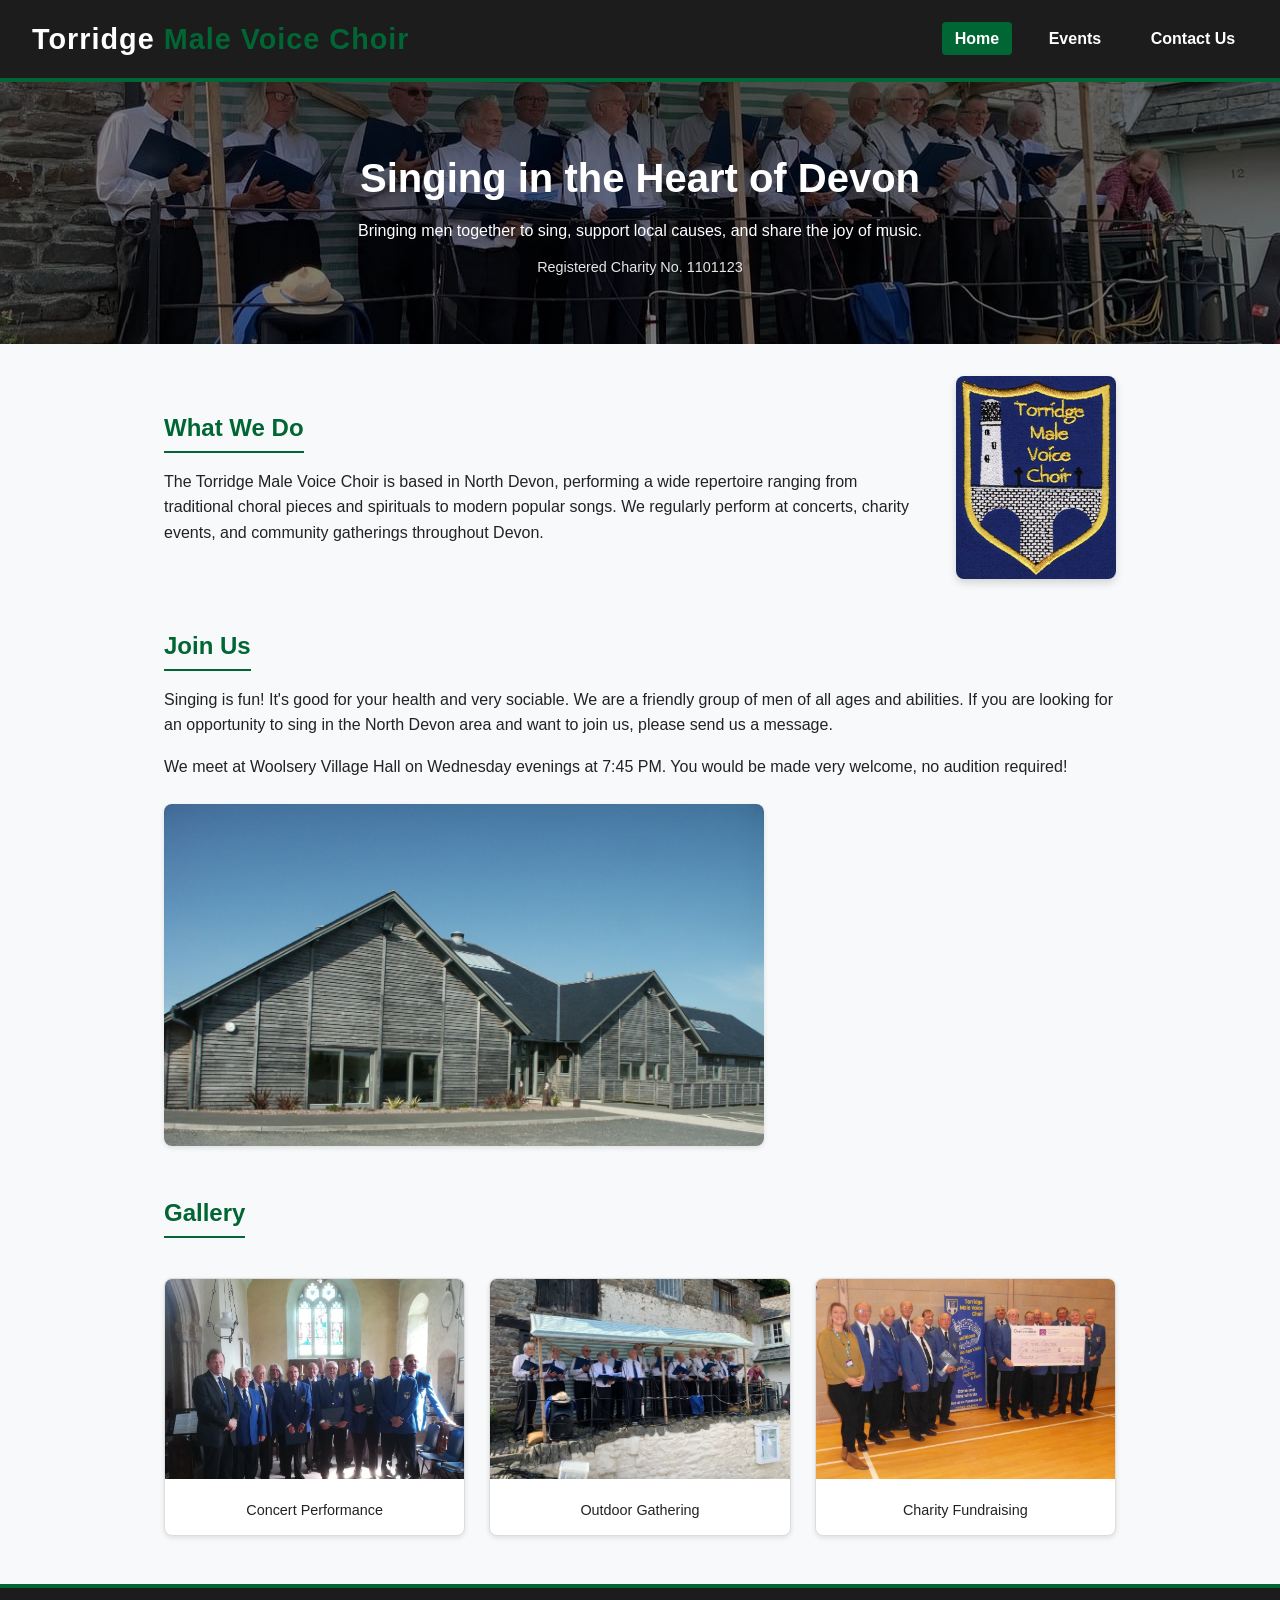
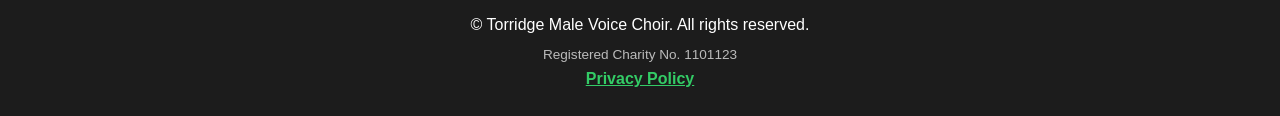
<file: index.html>
<!DOCTYPE html>
<html lang="en">
<head>
  <meta charset="UTF-8">
  <meta name="viewport" content="width=device-width, initial-scale=1.0">
  <title>Torridge Male Voice Choir</title>
  <link rel="stylesheet" href="styles.css">
</head>
<body>

  <header>
    <div class="logo-container">
      <h1>Torridge <span>Male Voice Choir</span></h1>
    </div>
    <nav>
      <ul>
        <li><a href="index.html" class="active">Home</a></li>
        <li><a href="events.html">Events</a></li>
        <li><a href="contact.html">Contact Us</a></li>
      </ul>
    </nav>
  </header>

  <!-- Hero Section with Background Banner Image -->
  <section class="hero" style="background: linear-gradient(rgba(0, 0, 0, 0.5), rgba(0, 0, 0, 0.5)), url('images/outside.jpg') center/cover no-repeat;">
    <h2>Singing in the Heart of Devon</h2>
    <p>Bringing men together to sing, support local causes, and share the joy of music.</p>
    <p style="font-size: 0.9rem; margin-top: 0.8rem; opacity: 0.9;">Registered Charity No. 1101123</p>
  </section>

  <main class="container">
    <section class="what-we-do-container">
      <div class="what-we-do-text">
        <h2 class="section-title">What We Do</h2>
        <p>The Torridge Male Voice Choir is based in North Devon, performing a wide repertoire ranging from traditional choral pieces and spirituals to modern popular songs. We regularly perform at concerts, charity events, and community gatherings throughout Devon.</p>
      </div>
      <img src="images/badge.avif" alt="Torridge Male Voice Choir Badge" class="badge-img">
    </section>

    <section style="margin-top: 3rem;">
      <h2 class="section-title">Join Us</h2>
      <p>Singing is fun! It's good for your health and very sociable. We are a friendly group of men of all ages and abilities. If you are looking for an opportunity to sing in the North Devon area and want to join us, please send us a message.</p>
      <p style="margin-top: 1rem;">We meet at Woolsery Village Hall on Wednesday evenings at 7:45 PM. You would be made very welcome, no audition required!</p>
      
      <!-- Added Woolsery Village Hall Image -->
      <div class="join-us-image-container">
        <img src="images/Woolsery-Village-Hall.jpg" alt="Woolsery Village Hall" class="join-us-img">
      </div>
    </section>

    <section style="margin-top: 3rem;">
      <h2 class="section-title">Gallery</h2>
      <div class="photo-grid">
        <div class="photo-card">
          <img src="images/church.jpg" alt="Choir performing in church">
          <p>Concert Performance</p>
        </div>
        <div class="photo-card">
          <img src="images/outside.jpg" alt="Choir outdoors">
          <p>Outdoor Gathering</p>
        </div>
        <div class="photo-card">
          <img src="images/ChequePresentation.jpg" alt="Charity cheque presentation">
          <p>Charity Fundraising</p>
        </div>
      </div>
    </section>
  </main>

  <footer>
    <p>&copy; Torridge Male Voice Choir. All rights reserved.</p>
    <p style="font-size: 0.85rem; margin-top: 0.4rem; color: #bbb;">Registered Charity No. 1101123</p>
       <a href="privacy.html">Privacy Policy</a>
  </footer>

</body>
</html>
</file>
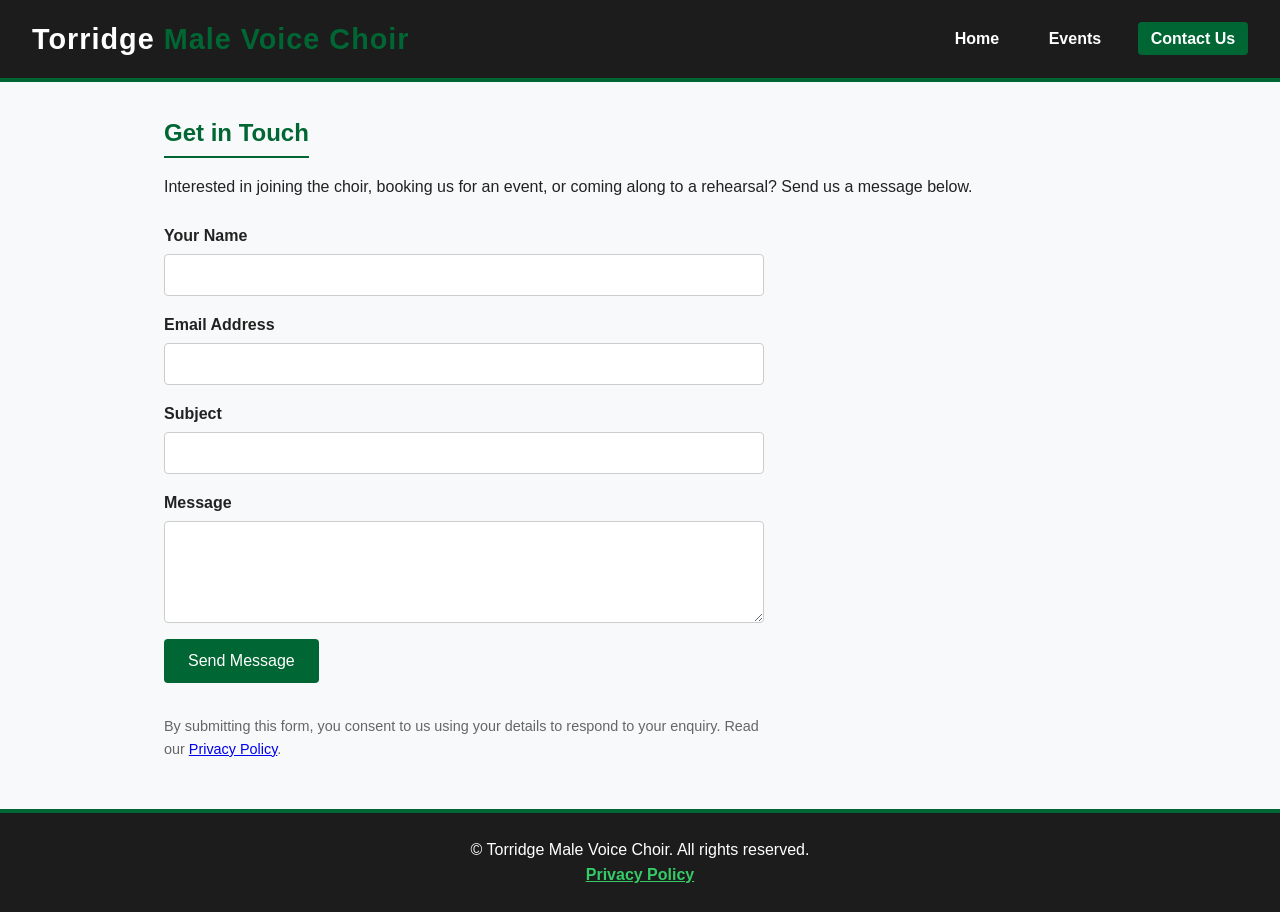
<file: contact.html>
<!DOCTYPE html>
<html lang="en">
<head>
  <meta charset="UTF-8">
  <meta name="viewport" content="width=device-width, initial-scale=1.0">
  <title>Contact - Torridge Male Voice Choir</title>
  <link rel="stylesheet" href="styles.css">
</head>
<body>

  <header>
    <div class="logo-container">
      <h1>Torridge <span>Male Voice Choir</span></h1>
    </div>
    <nav>
      <ul>
        <li><a href="index.html">Home</a></li>
        <li><a href="events.html">Events</a></li>
        <li><a href="contact.html" class="active">Contact Us</a></li>
      </ul>
    </nav>
  </header>

  <main class="container">
    <h2 class="section-title">Get in Touch</h2>
    <p style="margin-bottom: 1.5rem;">Interested in joining the choir, booking us for an event, or coming along to a rehearsal? Send us a message below.</p>

    <form class="contact-form">
      <div class="form-group">
        <label for="name">Your Name</label>
        <input type="text" id="name" name="name" required>
      </div>
      
      <div class="form-group">
        <label for="email">Email Address</label>
        <input type="email" id="email" name="email" required>
      </div>

      <div class="form-group">
        <label for="subject">Subject</label>
        <input type="text" id="subject" name="subject">
      </div>

      <div class="form-group">
        <label for="message">Message</label>
        <textarea id="message" name="message" rows="5" required></textarea>
      </div>

      <button type="submit" class="btn">Send Message</button>
      <p style="margin-top: 1rem; font-size: 0.9rem; color: #666;">
  By submitting this form, you consent to us using your details to respond to your enquiry. Read our <a href="privacy.html">Privacy Policy</a>.
</p>
    </form>
  </main>

  <footer>
    <p>&copy; Torridge Male Voice Choir. All rights reserved.</p>
    <a href="privacy.html">Privacy Policy</a>
  </footer>

</body>
</html>
</file>
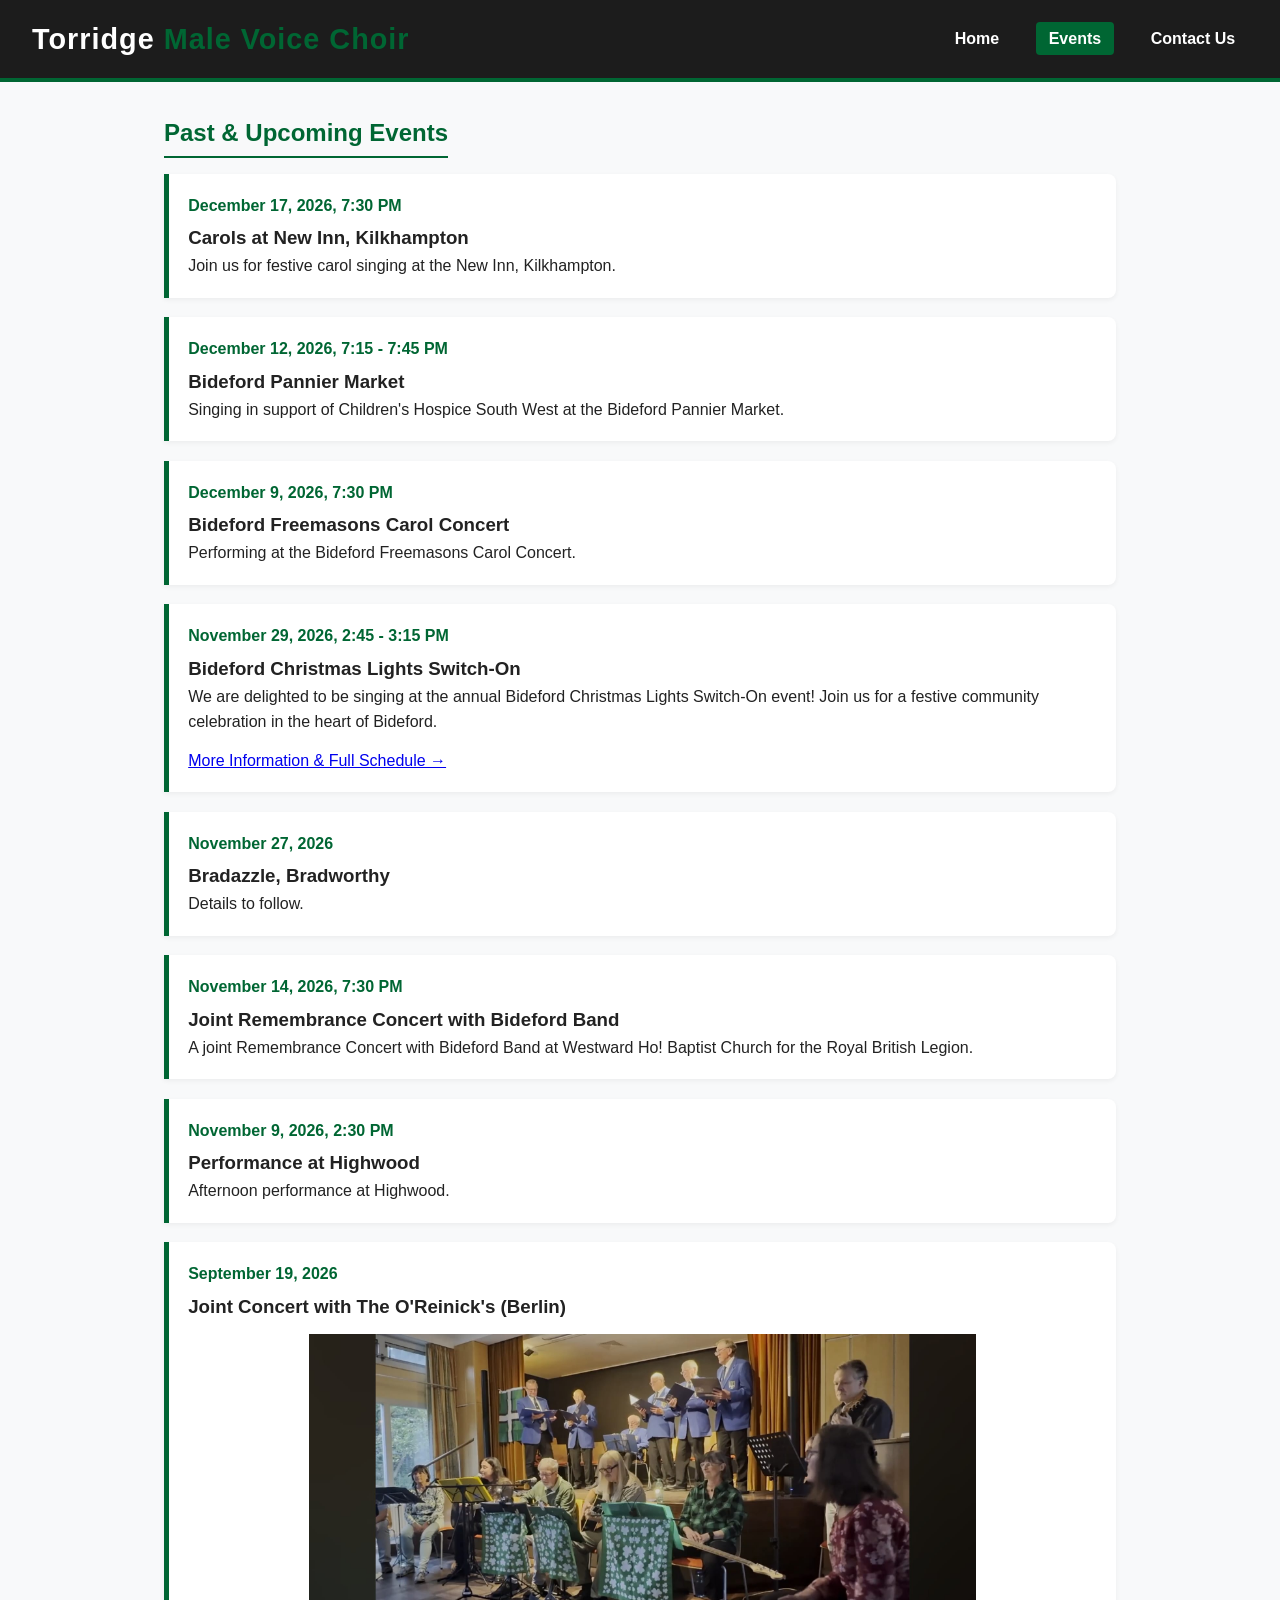
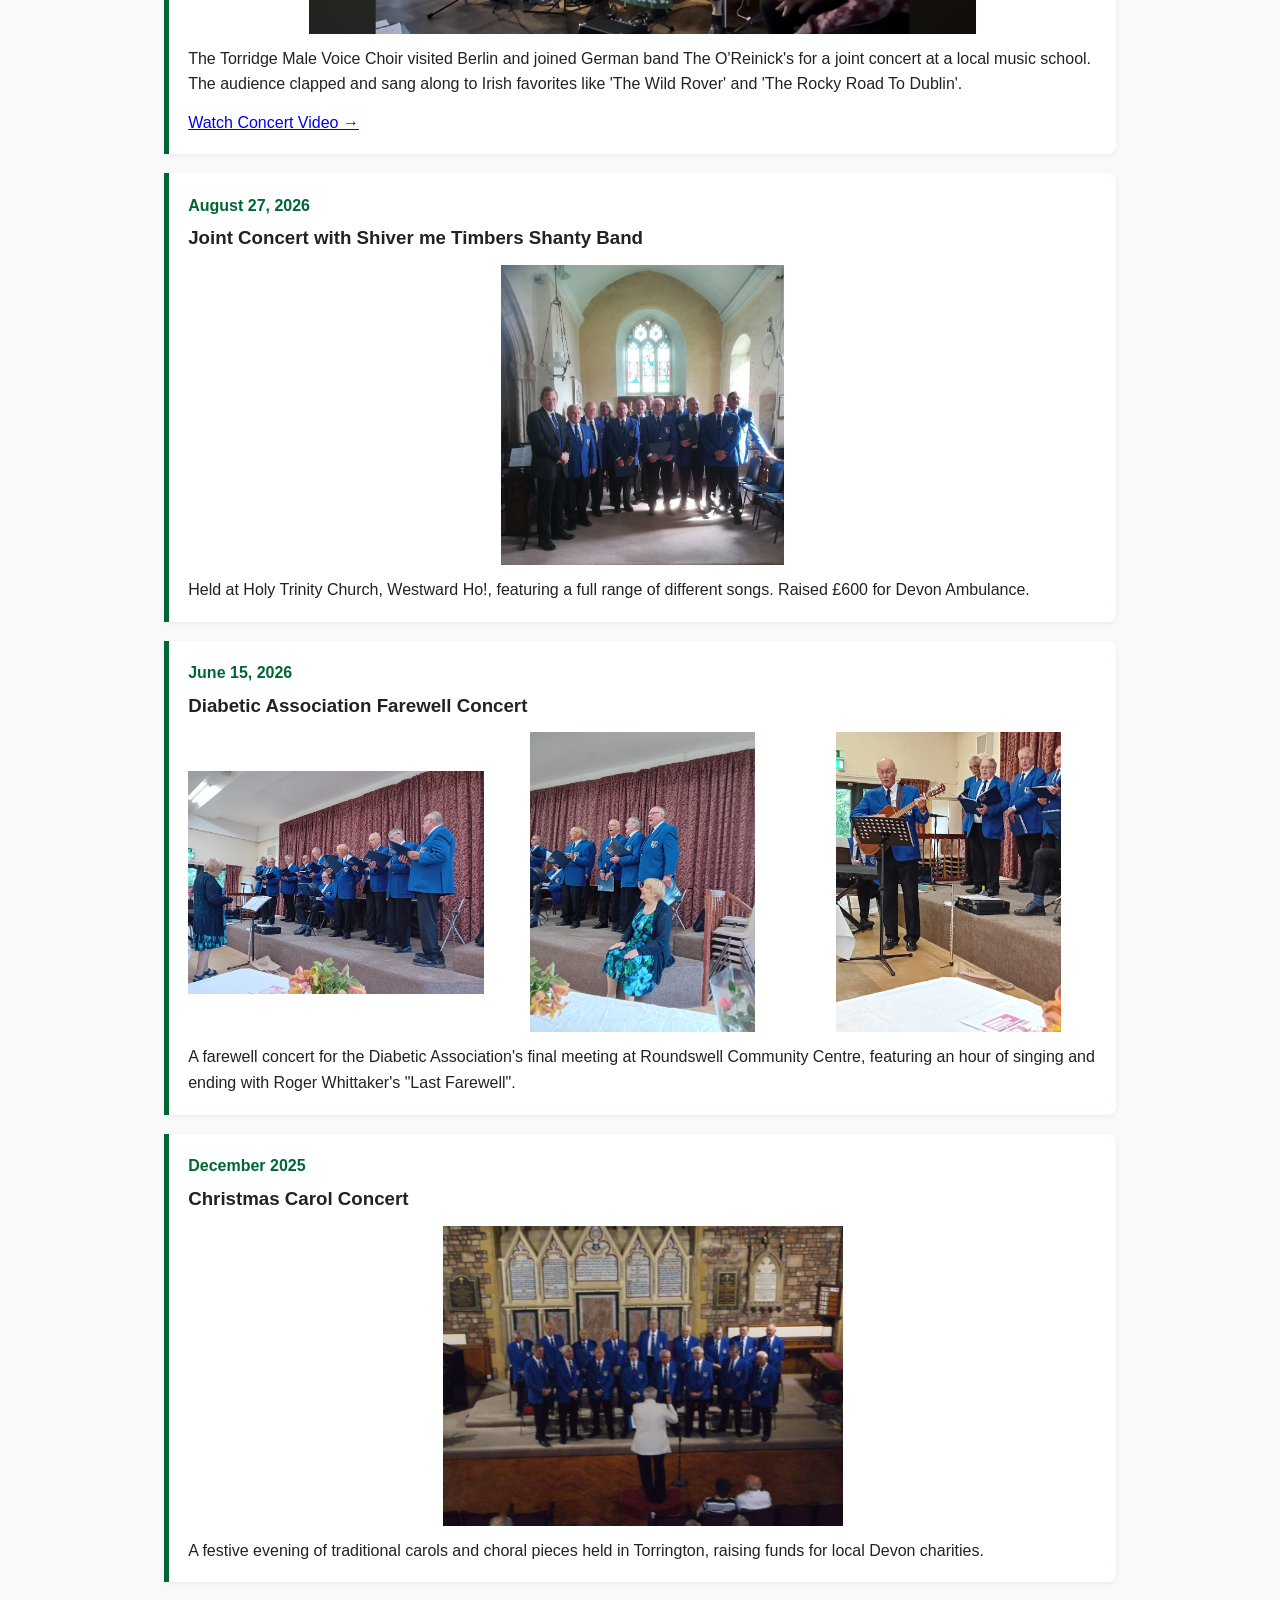
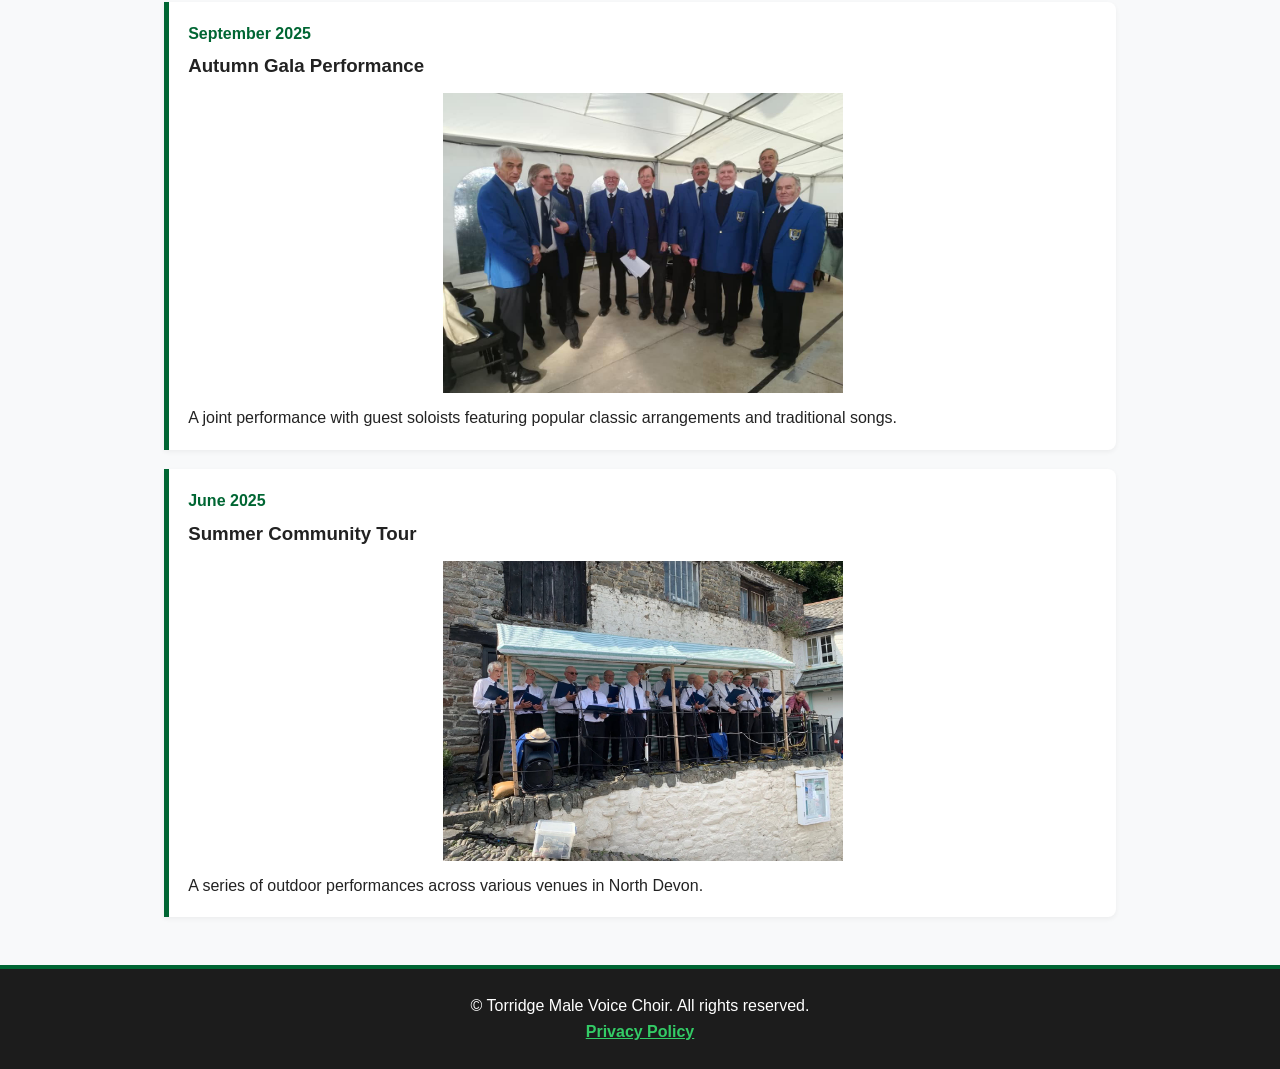
<file: events.html>
<!DOCTYPE html>
<html lang="en">
<head>
  <meta charset="UTF-8">
  <meta name="viewport" content="width=device-width, initial-scale=1.0">
  <title>Events - Torridge Male Voice Choir</title>
  <link rel="stylesheet" href="styles.css">
</head>
<body>

  <header>
    <div class="logo-container">
      <h1>Torridge <span>Male Voice Choir</span></h1>
    </div>
    <nav>
      <ul>
        <li><a href="index.html">Home</a></li>
        <li><a href="events.html" class="active">Events</a></li>
        <li><a href="contact.html">Contact Us</a></li>
      </ul>
    </nav>
  </header>

  <main class="container">
    <h2 class="section-title">Past & Upcoming Events</h2>

    <!-- November & December 2026 Upcoming Events -->
    <div class="event-card">
      <div class="event-date">December 17, 2026, 7:30 PM</div>
      <h3>Carols at New Inn, Kilkhampton</h3>
      <p>Join us for festive carol singing at the New Inn, Kilkhampton.</p>
    </div>

    <div class="event-card">
      <div class="event-date">December 12, 2026, 7:15 - 7:45 PM</div>
      <h3>Bideford Pannier Market</h3>
      <p>Singing in support of Children's Hospice South West at the Bideford Pannier Market.</p>
    </div>

    <div class="event-card">
      <div class="event-date">December 9, 2026, 7:30 PM</div>
      <h3>Bideford Freemasons Carol Concert</h3>
      <p>Performing at the Bideford Freemasons Carol Concert.</p>
    </div>

    <div class="event-card">
      <div class="event-date">November 29, 2026, 2:45 - 3:15 PM</div>
      <h3>Bideford Christmas Lights Switch-On</h3>
      <p>We are delighted to be singing at the annual Bideford Christmas Lights Switch-On event! Join us for a festive community celebration in the heart of Bideford.</p>
      <p style="margin-top: 0.8rem;"><a href="https://www.bideford-tc.gov.uk/bideford-christmas-lights-switch-on-2026/" target="_blank" rel="noopener noreferrer">More Information & Full Schedule &rarr;</a></p>
    </div>

    <div class="event-card">
      <div class="event-date">November 27, 2026</div>
      <h3>Bradazzle, Bradworthy</h3>
      <p>Details to follow.</p>
    </div>

    <div class="event-card">
      <div class="event-date">November 14, 2026, 7:30 PM</div>
      <h3>Joint Remembrance Concert with Bideford Band</h3>
      <p>A joint Remembrance Concert with Bideford Band at Westward Ho! Baptist Church for the Royal British Legion.</p>
    </div>

    <div class="event-card">
      <div class="event-date">November 9, 2026, 2:30 PM</div>
      <h3>Performance at Highwood</h3>
      <p>Afternoon performance at Highwood.</p>
    </div>

    <!-- September 19, 2026 -->
    <div class="event-card">
      <div class="event-date">September 19, 2026</div>
      <h3>Joint Concert with The O'Reinick's (Berlin)</h3>
      <div class="event-gallery">
        <img src="images/Berlin2026.jpg" alt="Choir in Berlin">
      </div>
      <p>The Torridge Male Voice Choir visited Berlin and joined German band The O'Reinick's for a joint concert at a local music school. The audience clapped and sang along to Irish favorites like 'The Wild Rover' and 'The Rocky Road To Dublin'.</p>
      <p style="margin-top: 0.8rem;"><a href="https://www.youtube.com/watch?v=FxFwqDwprnk&t=274s" target="_blank" rel="noopener noreferrer">Watch Concert Video &rarr;</a></p>
    </div>

    <!-- August 27, 2026 -->
    <div class="event-card">
      <div class="event-date">August 27, 2026</div>
      <h3>Joint Concert with Shiver me Timbers Shanty Band</h3>
      <div class="event-gallery">
        <img src="images/church.jpg" alt="Holy Trinity Church performance">
      </div>
      <p>Held at Holy Trinity Church, Westward Ho!, featuring a full range of different songs. Raised £600 for Devon Ambulance.</p>
    </div>

    <!-- June 15, 2026 -->
    <div class="event-card">
      <div class="event-date">June 15, 2026</div>
      <h3>Diabetic Association Farewell Concert</h3>
      <div class="event-gallery">
        <img src="images/Diabetic_Farewell1.jpg" alt="Diabetic Association Farewell concert photo 1">
        <img src="images/Diabetic_Farewell2.jpg" alt="Diabetic Association Farewell concert photo 2">
        <img src="images/Diabetic_Farewell3.jpg" alt="Diabetic Association Farewell concert photo 3">
      </div>
      <p>A farewell concert for the Diabetic Association's final meeting at Roundswell Community Centre, featuring an hour of singing and ending with Roger Whittaker's "Last Farewell".</p>
    </div>

    <!-- December 2025 -->
    <div class="event-card">
      <div class="event-date">December 2025</div>
      <h3>Christmas Carol Concert</h3>
      <div class="event-gallery">
        <img src="images/church2.jpg" alt="Carol singing inside church">
      </div>
      <p>A festive evening of traditional carols and choral pieces held in Torrington, raising funds for local Devon charities.</p>
    </div>

    <!-- September 2025 -->
    <div class="event-card">
      <div class="event-date">September 2025</div>
      <h3>Autumn Gala Performance</h3>
      <div class="event-gallery">
        <img src="images/tent2.jpg" alt="Autumn Gala stage">
      </div>
      <p>A joint performance with guest soloists featuring popular classic arrangements and traditional songs.</p>
    </div>

    <!-- June 2025 -->
    <div class="event-card">
      <div class="event-date">June 2025</div>
      <h3>Summer Community Tour</h3>
      <div class="event-gallery">
        <img src="images/outside.jpg" alt="Outdoor performance">
      </div>
      <p>A series of outdoor performances across various venues in North Devon.</p>
    </div>
  </main>

  <footer>
    <p>&copy; Torridge Male Voice Choir. All rights reserved.</p>
    <a href="privacy.html">Privacy Policy</a>
  </footer>

</body>
</html>
</file>
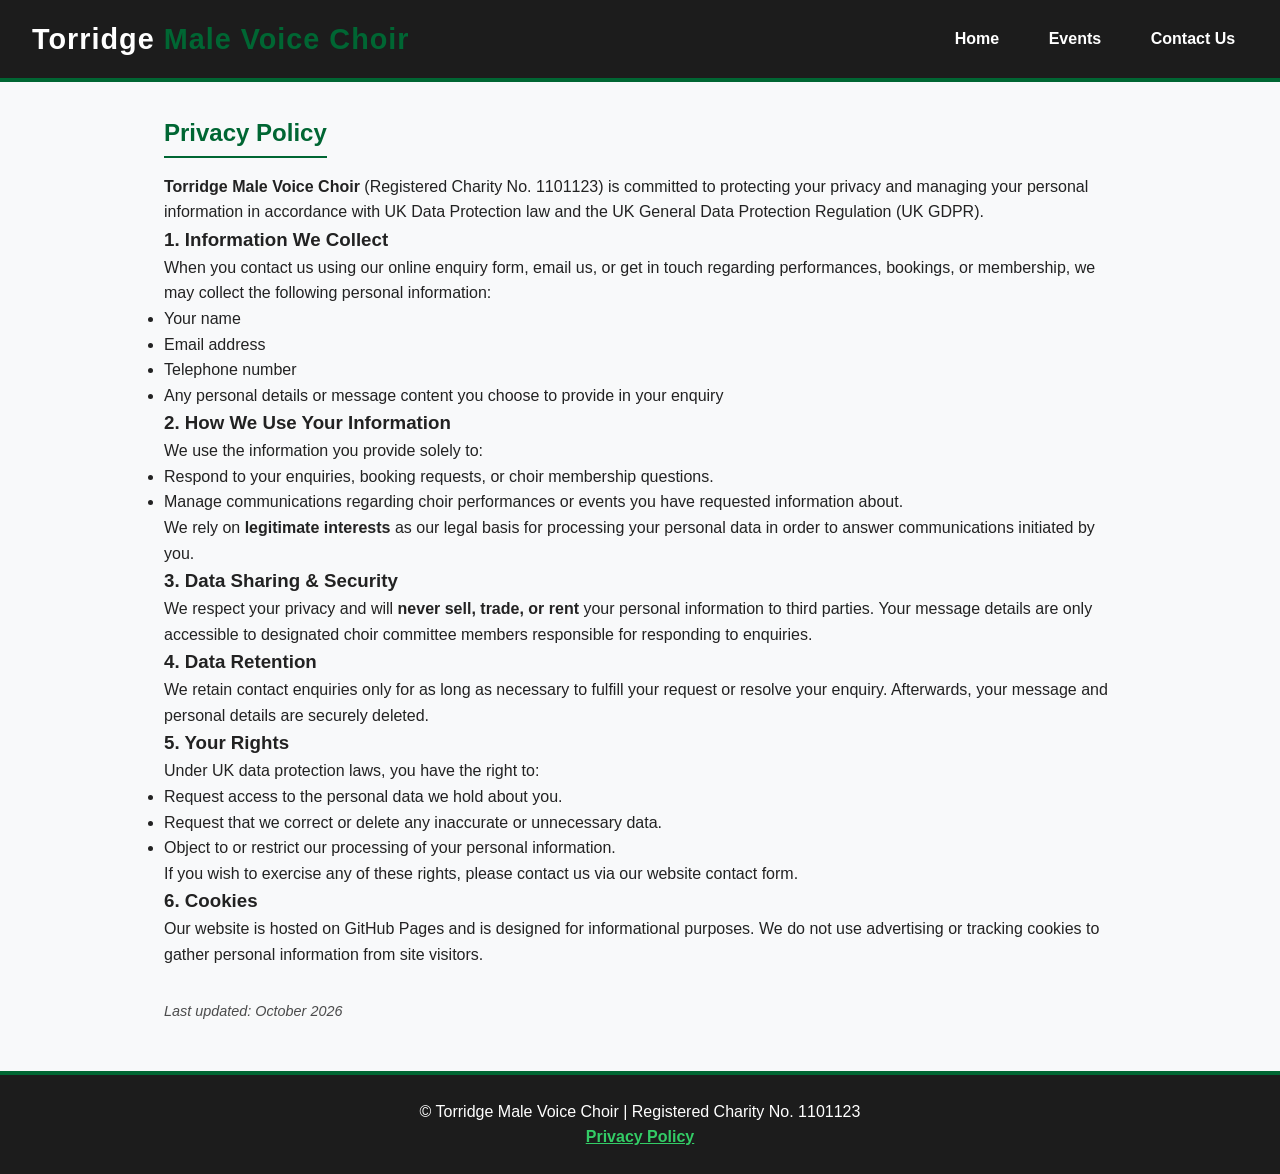
<file: privacy.html>
<!DOCTYPE html>
<html lang="en">
<head>
    <meta charset="UTF-8">
    <meta name="viewport" content="width=device-width, initial-scale=1.0">
    <title>Privacy Policy - Torridge Male Voice Choir</title>
    <link rel="stylesheet" href="styles.css">
</head>
<body>
    <header>
        <div class="logo-container">
            <h1>Torridge <span>Male Voice Choir</span></h1>
        </div>
        <nav>
            <ul>
                <li><a href="index.html">Home</a></li>
                <li><a href="events.html">Events</a></li>
                <li><a href="contact.html">Contact Us</a></li>
            </ul>
        </nav>
    </header>

    <main class="container">
        <section>
            <h2 class="section-title">Privacy Policy</h2>
            <p><strong>Torridge Male Voice Choir</strong> (Registered Charity No. 1101123) is committed to protecting your privacy and managing your personal information in accordance with UK Data Protection law and the UK General Data Protection Regulation (UK GDPR).</p>
            
            <h3>1. Information We Collect</h3>
            <p>When you contact us using our online enquiry form, email us, or get in touch regarding performances, bookings, or membership, we may collect the following personal information:</p>
            <ul>
                <li>Your name</li>
                <li>Email address</li>
                <li>Telephone number</li>
                <li>Any personal details or message content you choose to provide in your enquiry</li>
            </ul>

            <h3>2. How We Use Your Information</h3>
            <p>We use the information you provide solely to:</p>
            <ul>
                <li>Respond to your enquiries, booking requests, or choir membership questions.</li>
                <li>Manage communications regarding choir performances or events you have requested information about.</li>
            </ul>
            <p>We rely on <strong>legitimate interests</strong> as our legal basis for processing your personal data in order to answer communications initiated by you.</p>

            <h3>3. Data Sharing & Security</h3>
            <p>We respect your privacy and will <strong>never sell, trade, or rent</strong> your personal information to third parties. Your message details are only accessible to designated choir committee members responsible for responding to enquiries.</p>

            <h3>4. Data Retention</h3>
            <p>We retain contact enquiries only for as long as necessary to fulfill your request or resolve your enquiry. Afterwards, your message and personal details are securely deleted.</p>

            <h3>5. Your Rights</h3>
            <p>Under UK data protection laws, you have the right to:</p>
            <ul>
                <li>Request access to the personal data we hold about you.</li>
                <li>Request that we correct or delete any inaccurate or unnecessary data.</li>
                <li>Object to or restrict our processing of your personal information.</li>
            </ul>
            <p>If you wish to exercise any of these rights, please contact us via our website contact form.</p>

            <h3>6. Cookies</h3>
            <p>Our website is hosted on GitHub Pages and is designed for informational purposes. We do not use advertising or tracking cookies to gather personal information from site visitors.</p>

            <p style="margin-top: 2rem; font-size: 0.9rem; opacity: 0.8;"><em>Last updated: October 2026</em></p>
        </section>
    </main>

    <footer>
        <p>&copy; Torridge Male Voice Choir | Registered Charity No. 1101123</p>
        <p><a href="privacy.html">Privacy Policy</a></p>
    </footer>
</body>
</html>
</file>
<file: styles.css>
:root {
  --devon-green: #006633;
  --dark-green: #004d26;
  --charcoal: #1c1c1c;
  --off-white: #f8f9fa;
  --text-light: #ffffff;
  --text-dark: #222222;
}

* {
  box-sizing: border-box;
  margin: 0;
  padding: 0;
}

body {
  font-family: 'Segoe UI', Tahoma, Geneva, Verdana, sans-serif;
  line-height: 1.6;
  color: var(--text-dark);
  background-color: var(--off-white);
}

header {
  background-color: var(--charcoal);
  color: var(--text-light);
  border-bottom: 4px solid var(--devon-green);
  padding: 1rem 2rem;
  display: flex;
  justify-content: space-between;
  align-items: center;
  flex-wrap: wrap;
}

.logo-container h1 {
  font-size: 1.8rem;
  letter-spacing: 1px;
  white-space: nowrap;
}

.logo-container span {
  color: var(--devon-green);
}

nav ul {
  display: flex;
  list-style: none;
  gap: 1.5rem;
}

nav a {
  color: var(--text-light);
  text-decoration: none;
  font-weight: 600;
  padding: 0.5rem 0.8rem;
  border-radius: 4px;
  transition: background 0.3s;
}

nav a:hover, nav a.active {
  background-color: var(--devon-green);
}

/* Mobile Layout Adjustments */
@media (max-width: 650px) {
  header {
    flex-direction: column;
    gap: 1rem;
    padding: 1rem;
    text-align: center;
  }

  .logo-container h1 {
    font-size: 1.5rem;
  }

  nav ul {
    gap: 0.8rem;
    justify-content: center;
  }
}

.hero {
  background: linear-gradient(rgba(0, 0, 0, 0.6), rgba(0, 0, 0, 0.6)), url('images/hero.jpg') center/cover;
  background-color: var(--dark-green);
  color: var(--text-light);
  text-align: center;
  padding: 4rem 1rem;
}

.hero h2 {
  font-size: 2.5rem;
  margin-bottom: 0.5rem;
}

.container {
  max-width: 1000px;
  margin: 2rem auto;
  padding: 0 1.5rem;
}

.section-title {
  color: var(--devon-green);
  margin-bottom: 1rem;
  border-bottom: 2px solid var(--devon-green);
  display: inline-block;
  padding-bottom: 0.2rem;
}

/* What We Do Section with Badge */
.what-we-do-container {
  display: flex;
  align-items: center;
  gap: 2rem;
}

.what-we-do-text {
  flex: 1;
}

.badge-img {
  width: 160px;
  height: auto;
  border-radius: 8px;
  box-shadow: 0 4px 8px rgba(0, 0, 0, 0.15);
  flex-shrink: 0;
}

/* Responsive adjustment for badge on mobile */
@media (max-width: 650px) {
  .what-we-do-container {
    flex-direction: column;
    text-align: center;
  }

  .badge-img {
    width: 130px;
    margin: 0 auto;
  }
}

/* Join Us Image Styling */
.join-us-image-container {
  margin-top: 1.5rem;
}

.join-us-img {
  width: 100%;
  max-width: 600px;
  height: auto;
  border-radius: 8px;
  box-shadow: 0 2px 5px rgba(0,0,0,0.1);
  display: block;
}

/* Photo Grid (General Gallery) */
.photo-grid {
  display: grid;
  grid-template-columns: repeat(auto-fit, minmax(280px, 1fr));
  gap: 1.5rem;
  margin-top: 1.5rem;
}

.photo-card {
  background: #fff;
  border: 1px solid #ddd;
  border-radius: 8px;
  overflow: hidden;
  box-shadow: 0 2px 5px rgba(0,0,0,0.1);
}

.photo-card img {
  width: 100%;
  height: 200px;
  object-fit: cover;
}

.photo-card p {
  padding: 0.8rem;
  font-size: 0.9rem;
  text-align: center;
}

/* Events List */
.event-card {
  background: #fff;
  border-left: 5px solid var(--devon-green);
  padding: 1.2rem;
  margin-bottom: 1.2rem;
  border-radius: 0 8px 8px 0;
  box-shadow: 0 2px 5px rgba(0,0,0,0.05);
}

.event-date {
  font-weight: bold;
  color: var(--devon-green);
  margin-bottom: 0.3rem;
}

/* Event Photo Gallery */
.event-gallery {
  display: grid;
  grid-template-columns: repeat(auto-fit, minmax(150px, 1fr));
  gap: 10px;
  margin: 12px 0;
}

.event-gallery img {
  width: 100%;
  height: 140px;
  object-fit: cover;
  border-radius: 6px;
}

/* Form Styling */
.contact-form {
  display: flex;
  flex-direction: column;
  gap: 1rem;
  max-width: 600px;
}

.form-group {
  display: flex;
  flex-direction: column;
}

.form-group label {
  margin-bottom: 0.3rem;
  font-weight: 600;
}

.form-group input, .form-group textarea {
  padding: 0.8rem;
  border: 1px solid #ccc;
  border-radius: 4px;
}

button.btn {
  background-color: var(--devon-green);
  color: white;
  border: none;
  padding: 0.8rem 1.5rem;
  font-size: 1rem;
  border-radius: 4px;
  cursor: pointer;
  align-self: flex-start;
}

button.btn:hover {
  background-color: var(--dark-green);
}

footer {
  text-align: center;
  padding: 1.5rem;
  background-color: var(--charcoal);
  color: var(--text-light);
  margin-top: 3rem;
  border-top: 4px solid var(--devon-green);
}

/* Footer Link Styling */
footer a {
  color: #33cc66;
  text-decoration: underline;
  font-weight: 600;
  transition: color 0.3s ease;
}

footer a:hover,
footer a:focus {
  color: var(--text-light);
}

.event-gallery img {
  object-fit: contain;
  object-position: center;
  height: 300px; /* Adjust this height to whatever looks best for your layout */
  width: 100%;
}
</file>
